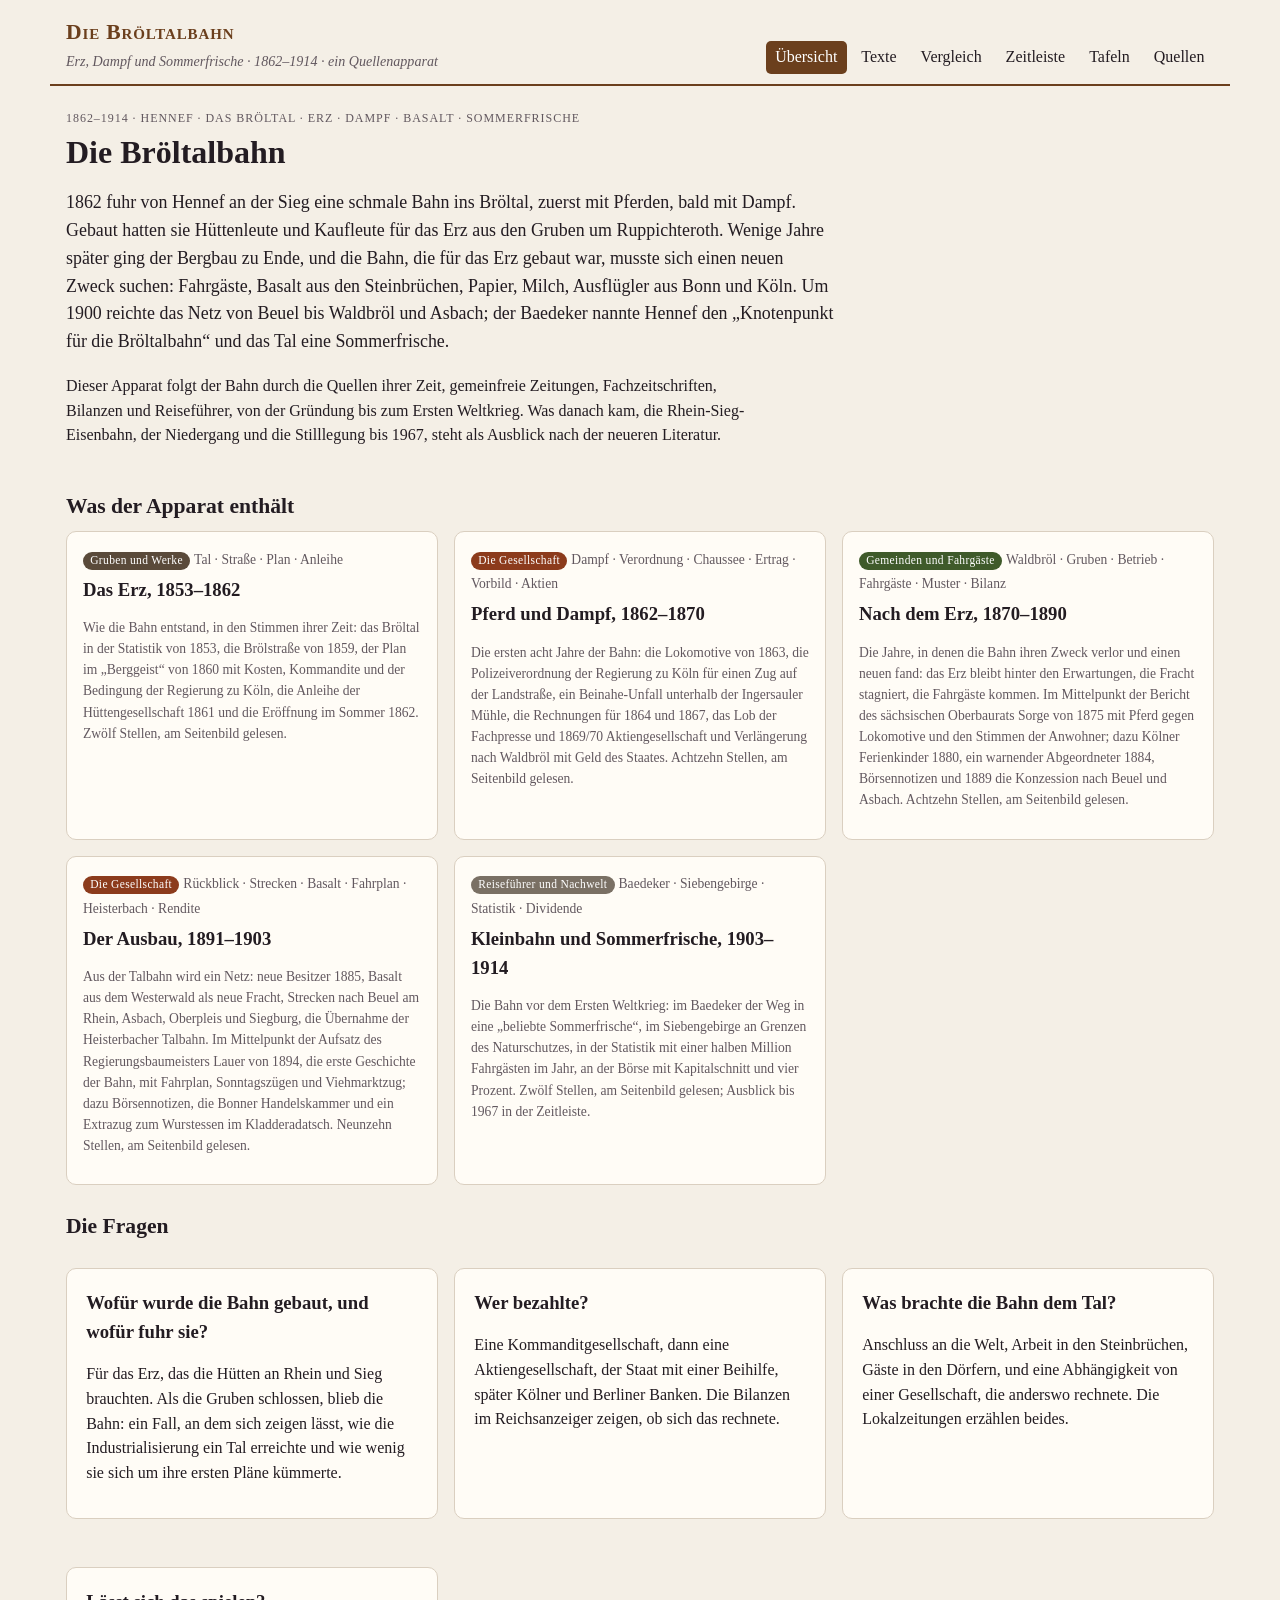
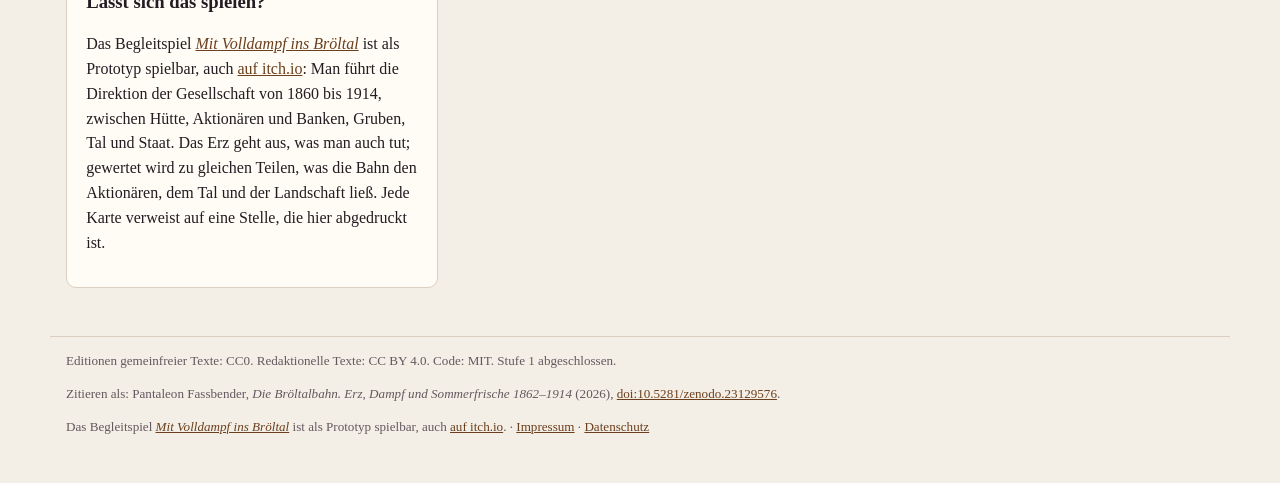
<file: index.html>
<!doctype html>
<html lang="de">
<head>
<meta charset="utf-8">
<meta name="viewport" content="width=device-width, initial-scale=1">
<title>Die Bröltalbahn. Erz, Dampf und Sommerfrische 1862–1914</title>
<meta name="description" content="Ein Quellenapparat zur Bröltalbahn, der Schmalspurbahn von Hennef ins Bröltal: wie eine Bahn für das Erz gebaut wurde, das Erz verlor und einen neuen Zweck fand, 1862–1914, in gemeinfreien Zeitungen, Fachzeitschriften und Reiseführern.">
<meta property="og:type" content="website">
<meta property="og:url" content="https://die-broeltalbahn.netlify.app/">
<meta property="og:title" content="Die Bröltalbahn. Erz, Dampf und Sommerfrische 1862–1914">
<meta property="og:description" content="Gebaut für das Erz, geblieben für das Tal: die Bröltalbahn in ihren Quellen.">
<link rel="stylesheet" href="style.css">
</head>
<body>
<header class="top">
  <a class="brand" href="#/">
    <strong>Die Bröltalbahn</strong>
    <em>Erz, Dampf und Sommerfrische · 1862–1914 · ein Quellenapparat</em>
  </a>
  <nav>
    <a href="#/">Übersicht</a>
    <a href="#/texts">Texte</a>
    <a href="#/compare" id="navCompare" hidden>Vergleich</a>
    <a href="#/timeline">Zeitleiste</a>
    <a href="#/plates" id="navPlates" hidden>Tafeln</a>
    <a href="#/sources">Quellen</a>
  </nav>
</header>
<main id="view" aria-live="polite"></main>
<footer>
  <p>Editionen gemeinfreier Texte: CC0. Redaktionelle Texte: CC BY 4.0. Code: MIT. Stufe 1 abgeschlossen.</p>
  <p>Zitieren als: Pantaleon Fassbender, <em>Die Bröltalbahn. Erz, Dampf und Sommerfrische 1862–1914</em> (2026), <a href="https://doi.org/10.5281/zenodo.23129576">doi:10.5281/zenodo.23129576</a>.</p>
  <p>Das Begleitspiel <a href="https://mit-volldampf-ins-broeltal.netlify.app/"><em>Mit Volldampf ins Bröltal</em></a> ist als Prototyp spielbar, auch <a href="https://leofassb.itch.io/mit-volldampf-ins-broeltal">auf itch.io</a>. · <a href="legal.html#notice">Impressum</a> · <a href="legal.html#privacy">Datenschutz</a></p>
</footer>
<script src="app.js"></script>
</body>
</html>
</file>
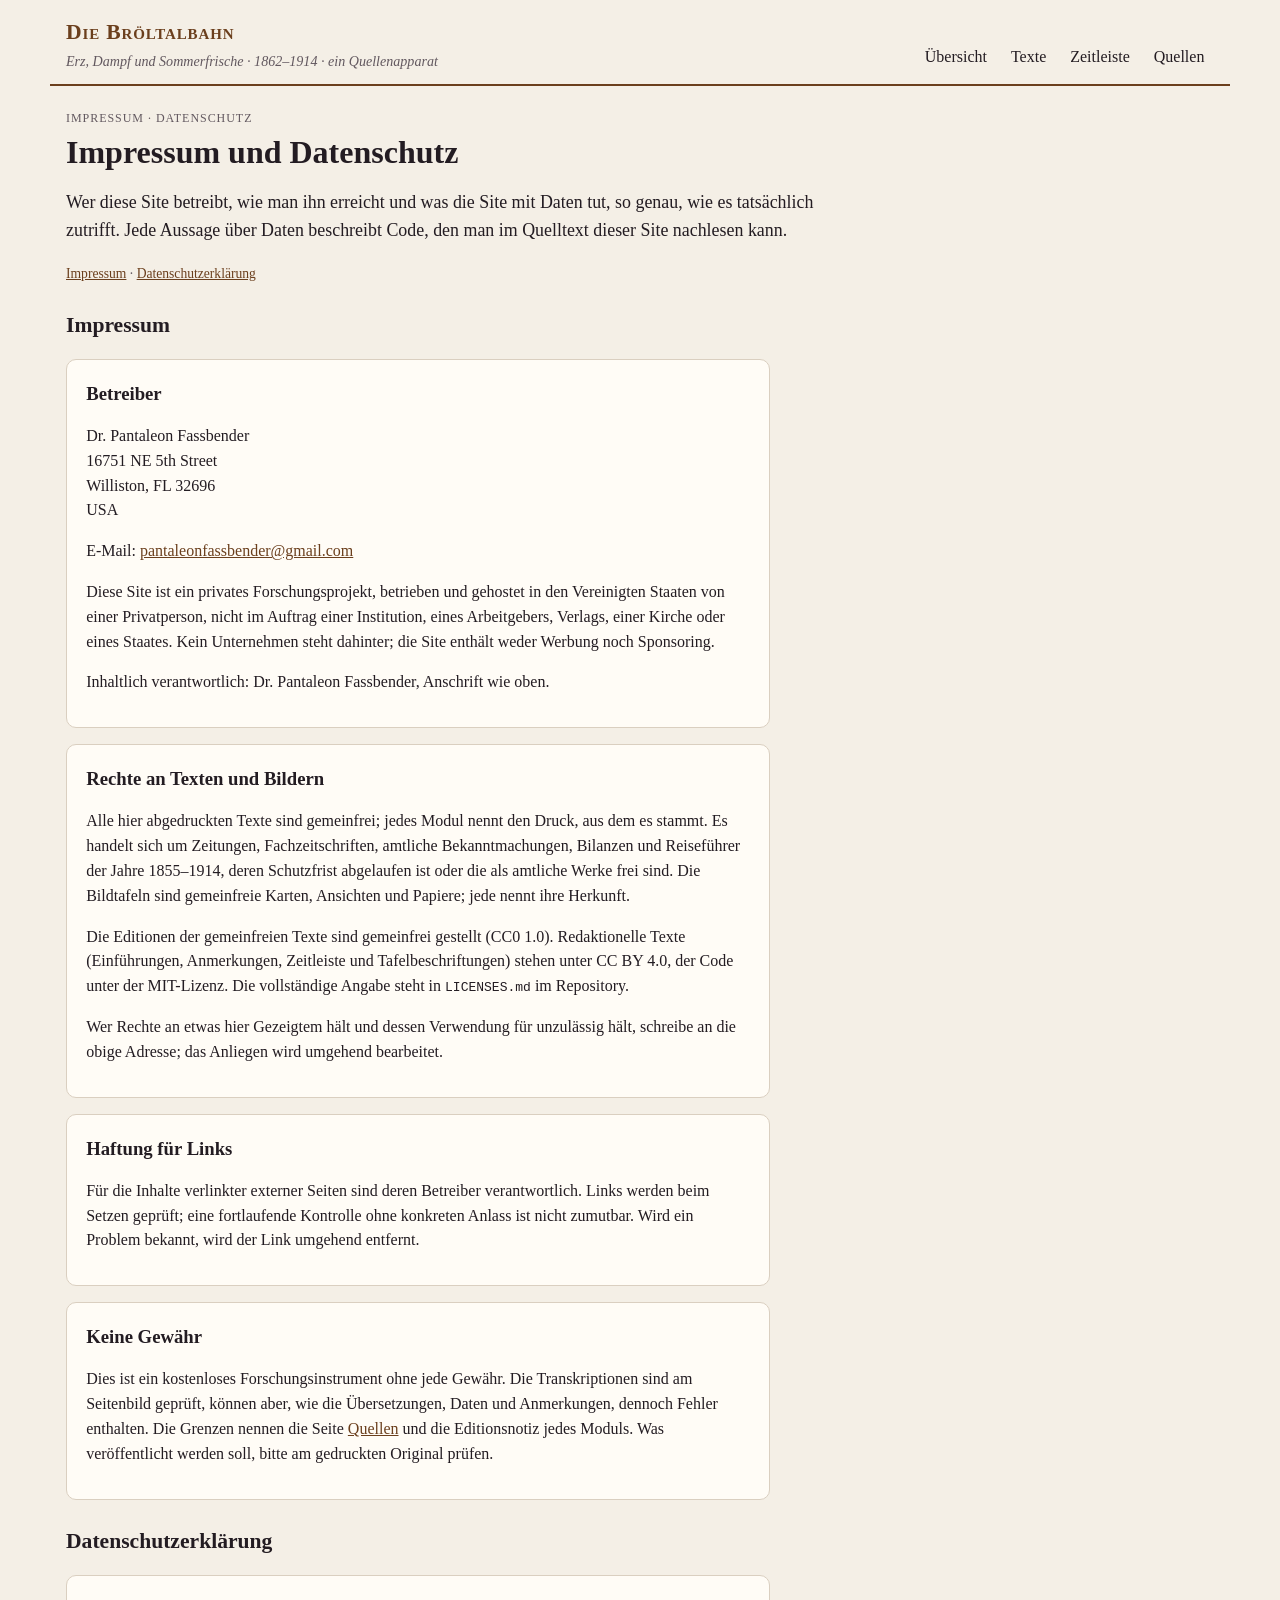
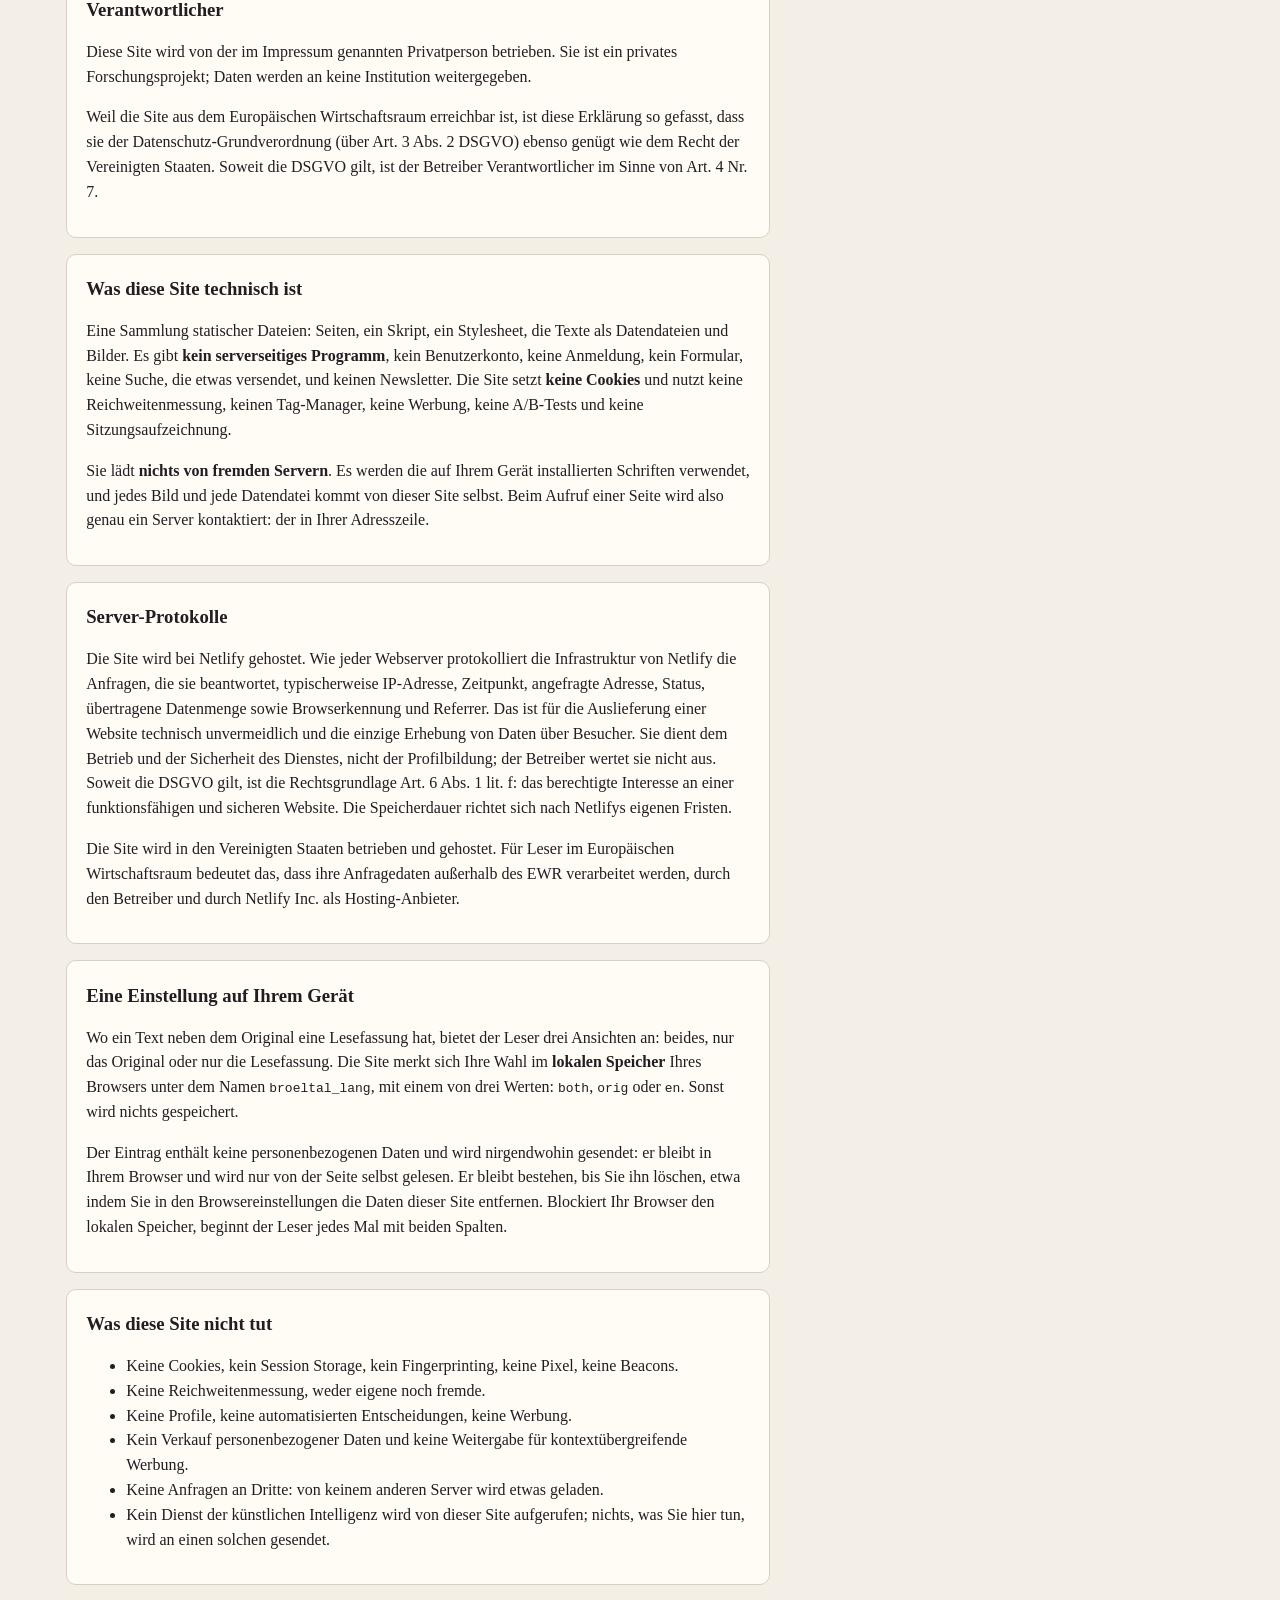
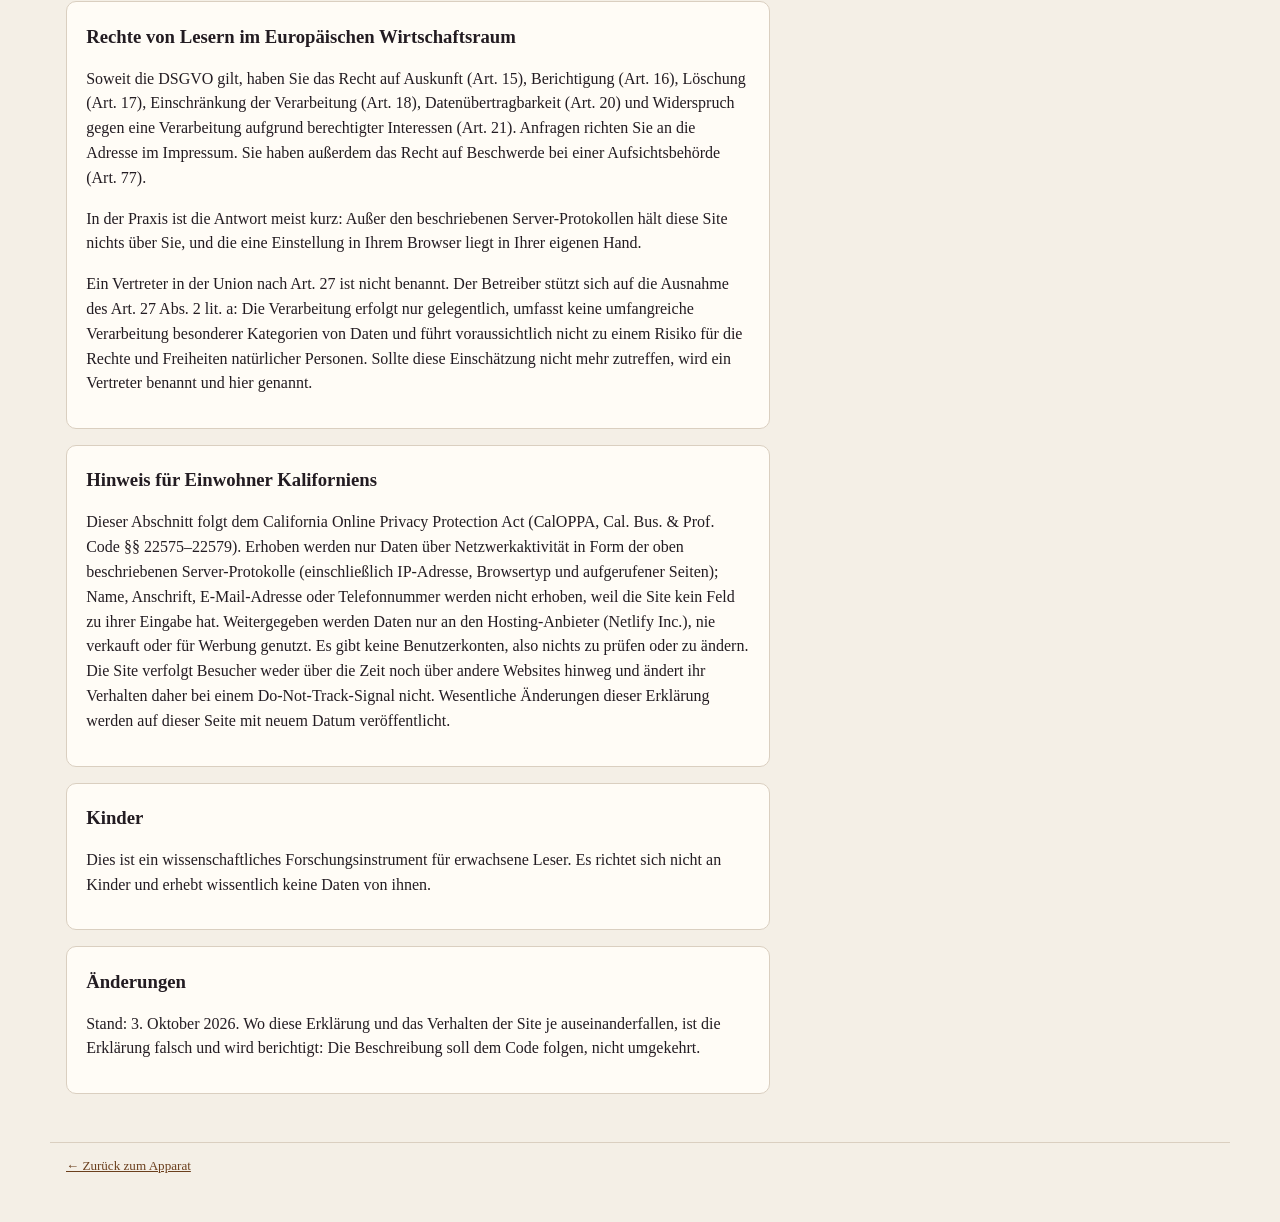
<file: legal.html>
<!doctype html>
<html lang="de">
<head>
<meta charset="utf-8">
<meta name="viewport" content="width=device-width, initial-scale=1">
<title>Impressum und Datenschutz · Die Bröltalbahn</title>
<meta name="description" content="Wer diese Site betreibt, wie man ihn erreicht und was die Site mit Daten tut.">
<link rel="stylesheet" href="style.css">
</head>
<body>
<header class="top">
  <a class="brand" href="index.html#/">
    <strong>Die Bröltalbahn</strong>
    <em>Erz, Dampf und Sommerfrische · 1862–1914 · ein Quellenapparat</em>
  </a>
  <nav>
    <a href="index.html#/">Übersicht</a>
    <a href="index.html#/texts">Texte</a>
    <a href="index.html#/timeline">Zeitleiste</a>
    <a href="index.html#/sources">Quellen</a>
  </nav>
</header>
<main>
  <span class="tag">Impressum · Datenschutz</span>
  <h1>Impressum und Datenschutz</h1>
  <p class="lede">Wer diese Site betreibt, wie man ihn erreicht und was die Site mit Daten tut, so genau, wie es tatsächlich zutrifft. Jede Aussage über Daten beschreibt Code, den man im Quelltext dieser Site nachlesen kann.</p>
  <p class="fine"><a href="#notice">Impressum</a> · <a href="#privacy">Datenschutzerklärung</a></p>

  <h2 id="notice">Impressum</h2>

  <div class="panel readable"><h3>Betreiber</h3>
    <p>Dr. Pantaleon Fassbender<br>16751 NE 5th Street<br>Williston, FL 32696<br>USA</p>
    <p>E-Mail: <a href="mailto:pantaleonfassbender@gmail.com">pantaleonfassbender@gmail.com</a></p>
    <p>Diese Site ist ein privates Forschungsprojekt, betrieben und gehostet in den Vereinigten Staaten von einer Privatperson, nicht im Auftrag einer Institution, eines Arbeitgebers, Verlags, einer Kirche oder eines Staates. Kein Unternehmen steht dahinter; die Site enthält weder Werbung noch Sponsoring.</p>
    <p>Inhaltlich verantwortlich: Dr. Pantaleon Fassbender, Anschrift wie oben.</p>
  </div>

  <div class="panel readable"><h3>Rechte an Texten und Bildern</h3>
    <p>Alle hier abgedruckten Texte sind gemeinfrei; jedes Modul nennt den Druck, aus dem es stammt. Es handelt sich um Zeitungen, Fachzeitschriften, amtliche Bekanntmachungen, Bilanzen und Reiseführer der Jahre 1855–1914, deren Schutzfrist abgelaufen ist oder die als amtliche Werke frei sind. Die Bildtafeln sind gemeinfreie Karten, Ansichten und Papiere; jede nennt ihre Herkunft.</p>
    <p>Die Editionen der gemeinfreien Texte sind gemeinfrei gestellt (CC0 1.0). Redaktionelle Texte (Einführungen, Anmerkungen, Zeitleiste und Tafelbeschriftungen) stehen unter CC BY 4.0, der Code unter der MIT-Lizenz. Die vollständige Angabe steht in <code>LICENSES.md</code> im Repository.</p>
    <p>Wer Rechte an etwas hier Gezeigtem hält und dessen Verwendung für unzulässig hält, schreibe an die obige Adresse; das Anliegen wird umgehend bearbeitet.</p>
  </div>

  <div class="panel readable"><h3>Haftung für Links</h3>
    <p>Für die Inhalte verlinkter externer Seiten sind deren Betreiber verantwortlich. Links werden beim Setzen geprüft; eine fortlaufende Kontrolle ohne konkreten Anlass ist nicht zumutbar. Wird ein Problem bekannt, wird der Link umgehend entfernt.</p>
  </div>

  <div class="panel readable"><h3>Keine Gewähr</h3>
    <p>Dies ist ein kostenloses Forschungsinstrument ohne jede Gewähr. Die Transkriptionen sind am Seitenbild geprüft, können aber, wie die Übersetzungen, Daten und Anmerkungen, dennoch Fehler enthalten. Die Grenzen nennen die Seite <a href="index.html#/sources">Quellen</a> und die Editionsnotiz jedes Moduls. Was veröffentlicht werden soll, bitte am gedruckten Original prüfen.</p>
  </div>

  <h2 id="privacy">Datenschutzerklärung</h2>

  <div class="panel readable"><h3>Verantwortlicher</h3>
    <p>Diese Site wird von der im Impressum genannten Privatperson betrieben. Sie ist ein privates Forschungsprojekt; Daten werden an keine Institution weitergegeben.</p>
    <p>Weil die Site aus dem Europäischen Wirtschaftsraum erreichbar ist, ist diese Erklärung so gefasst, dass sie der Datenschutz-Grundverordnung (über Art. 3 Abs. 2 DSGVO) ebenso genügt wie dem Recht der Vereinigten Staaten. Soweit die DSGVO gilt, ist der Betreiber Verantwortlicher im Sinne von Art. 4 Nr. 7.</p>
  </div>

  <div class="panel readable"><h3>Was diese Site technisch ist</h3>
    <p>Eine Sammlung statischer Dateien: Seiten, ein Skript, ein Stylesheet, die Texte als Datendateien und Bilder. Es gibt <strong>kein serverseitiges Programm</strong>, kein Benutzerkonto, keine Anmeldung, kein Formular, keine Suche, die etwas versendet, und keinen Newsletter. Die Site setzt <strong>keine Cookies</strong> und nutzt keine Reichweitenmessung, keinen Tag-Manager, keine Werbung, keine A/B-Tests und keine Sitzungsaufzeichnung.</p>
    <p>Sie lädt <strong>nichts von fremden Servern</strong>. Es werden die auf Ihrem Gerät installierten Schriften verwendet, und jedes Bild und jede Datendatei kommt von dieser Site selbst. Beim Aufruf einer Seite wird also genau ein Server kontaktiert: der in Ihrer Adresszeile.</p>
  </div>

  <div class="panel readable"><h3>Server-Protokolle</h3>
    <p>Die Site wird bei Netlify gehostet. Wie jeder Webserver protokolliert die Infrastruktur von Netlify die Anfragen, die sie beantwortet, typischerweise IP-Adresse, Zeitpunkt, angefragte Adresse, Status, übertragene Datenmenge sowie Browserkennung und Referrer. Das ist für die Auslieferung einer Website technisch unvermeidlich und die einzige Erhebung von Daten über Besucher. Sie dient dem Betrieb und der Sicherheit des Dienstes, nicht der Profilbildung; der Betreiber wertet sie nicht aus. Soweit die DSGVO gilt, ist die Rechtsgrundlage Art. 6 Abs. 1 lit. f: das berechtigte Interesse an einer funktionsfähigen und sicheren Website. Die Speicherdauer richtet sich nach Netlifys eigenen Fristen.</p>
    <p>Die Site wird in den Vereinigten Staaten betrieben und gehostet. Für Leser im Europäischen Wirtschaftsraum bedeutet das, dass ihre Anfragedaten außerhalb des EWR verarbeitet werden, durch den Betreiber und durch Netlify Inc. als Hosting-Anbieter.</p>
  </div>

  <div class="panel readable"><h3>Eine Einstellung auf Ihrem Gerät</h3>
    <p>Wo ein Text neben dem Original eine Lesefassung hat, bietet der Leser drei Ansichten an: beides, nur das Original oder nur die Lesefassung. Die Site merkt sich Ihre Wahl im <strong>lokalen Speicher</strong> Ihres Browsers unter dem Namen <code>broeltal_lang</code>, mit einem von drei Werten: <code>both</code>, <code>orig</code> oder <code>en</code>. Sonst wird nichts gespeichert.</p>
    <p>Der Eintrag enthält keine personenbezogenen Daten und wird nirgendwohin gesendet: er bleibt in Ihrem Browser und wird nur von der Seite selbst gelesen. Er bleibt bestehen, bis Sie ihn löschen, etwa indem Sie in den Browsereinstellungen die Daten dieser Site entfernen. Blockiert Ihr Browser den lokalen Speicher, beginnt der Leser jedes Mal mit beiden Spalten.</p>
  </div>

  <div class="panel readable"><h3>Was diese Site nicht tut</h3>
    <ul>
      <li>Keine Cookies, kein Session Storage, kein Fingerprinting, keine Pixel, keine Beacons.</li>
      <li>Keine Reichweitenmessung, weder eigene noch fremde.</li>
      <li>Keine Profile, keine automatisierten Entscheidungen, keine Werbung.</li>
      <li>Kein Verkauf personenbezogener Daten und keine Weitergabe für kontextübergreifende Werbung.</li>
      <li>Keine Anfragen an Dritte: von keinem anderen Server wird etwas geladen.</li>
      <li>Kein Dienst der künstlichen Intelligenz wird von dieser Site aufgerufen; nichts, was Sie hier tun, wird an einen solchen gesendet.</li>
    </ul>
  </div>

  <div class="panel readable"><h3>Rechte von Lesern im Europäischen Wirtschaftsraum</h3>
    <p>Soweit die DSGVO gilt, haben Sie das Recht auf Auskunft (Art. 15), Berichtigung (Art. 16), Löschung (Art. 17), Einschränkung der Verarbeitung (Art. 18), Datenübertragbarkeit (Art. 20) und Widerspruch gegen eine Verarbeitung aufgrund berechtigter Interessen (Art. 21). Anfragen richten Sie an die Adresse im Impressum. Sie haben außerdem das Recht auf Beschwerde bei einer Aufsichtsbehörde (Art. 77).</p>
    <p>In der Praxis ist die Antwort meist kurz: Außer den beschriebenen Server-Protokollen hält diese Site nichts über Sie, und die eine Einstellung in Ihrem Browser liegt in Ihrer eigenen Hand.</p>
    <p>Ein Vertreter in der Union nach Art. 27 ist nicht benannt. Der Betreiber stützt sich auf die Ausnahme des Art. 27 Abs. 2 lit. a: Die Verarbeitung erfolgt nur gelegentlich, umfasst keine umfangreiche Verarbeitung besonderer Kategorien von Daten und führt voraussichtlich nicht zu einem Risiko für die Rechte und Freiheiten natürlicher Personen. Sollte diese Einschätzung nicht mehr zutreffen, wird ein Vertreter benannt und hier genannt.</p>
  </div>

  <div class="panel readable"><h3>Hinweis für Einwohner Kaliforniens</h3>
    <p>Dieser Abschnitt folgt dem California Online Privacy Protection Act (CalOPPA, Cal. Bus. &amp; Prof. Code §§ 22575–22579). Erhoben werden nur Daten über Netzwerkaktivität in Form der oben beschriebenen Server-Protokolle (einschließlich IP-Adresse, Browsertyp und aufgerufener Seiten); Name, Anschrift, E-Mail-Adresse oder Telefonnummer werden nicht erhoben, weil die Site kein Feld zu ihrer Eingabe hat. Weitergegeben werden Daten nur an den Hosting-Anbieter (Netlify Inc.), nie verkauft oder für Werbung genutzt. Es gibt keine Benutzerkonten, also nichts zu prüfen oder zu ändern. Die Site verfolgt Besucher weder über die Zeit noch über andere Websites hinweg und ändert ihr Verhalten daher bei einem Do-Not-Track-Signal nicht. Wesentliche Änderungen dieser Erklärung werden auf dieser Seite mit neuem Datum veröffentlicht.</p>
  </div>

  <div class="panel readable"><h3>Kinder</h3>
    <p>Dies ist ein wissenschaftliches Forschungsinstrument für erwachsene Leser. Es richtet sich nicht an Kinder und erhebt wissentlich keine Daten von ihnen.</p>
  </div>

  <div class="panel readable"><h3>Änderungen</h3>
    <p>Stand: 3. Oktober 2026. Wo diese Erklärung und das Verhalten der Site je auseinanderfallen, ist die Erklärung falsch und wird berichtigt: Die Beschreibung soll dem Code folgen, nicht umgekehrt.</p>
  </div>
</main>
<footer>
  <p><a href="index.html#/">← Zurück zum Apparat</a></p>
</footer>
</body>
</html>
</file>
<file: style.css>
:root{
  --paper:#f4efe6; --panel:#fffcf6; --ink:#231c22; --ink2:#62585f; --line:#dacfc0;
  --red:#6b3f1d; --gold:#8a6d2f; --sea:#2f5d62;
  --gesellschaft:#8c3b1c; --gruben:#5a4a3a; --staat:#2f4f7a; --tal:#3f5a2a; --nachwelt:#7a7064;
  --serif:"Iowan Old Style","Palatino Linotype",Palatino,"Book Antiqua",Georgia,serif;
}
*{box-sizing:border-box}
body{margin:0; background:var(--paper); color:var(--ink); font-family:var(--serif); line-height:1.55}
a{color:var(--red)}
.top{display:flex; justify-content:space-between; align-items:flex-end; flex-wrap:wrap; gap:.6rem 1.5rem;
  max-width:1180px; margin:0 auto; padding:1rem 16px .6rem; border-bottom:2px solid var(--red)}
.brand{text-decoration:none; color:inherit}
.brand strong{display:block; font-size:1.35rem; color:var(--red); font-variant:small-caps; letter-spacing:.04em}
.brand em{font-size:.88rem; color:var(--ink2)}
.top nav{display:flex; gap:.3rem; flex-wrap:wrap}
.top nav a{text-decoration:none; color:var(--ink); padding:.25rem .6rem; border-radius:5px}
.top nav a.on{background:var(--red); color:#fff}
main{max-width:1180px; margin:0 auto; padding:1.2rem 16px 2rem}
footer{max-width:1180px; margin:0 auto; padding:0 16px 2rem; font-size:.82rem; color:var(--ink2); border-top:1px solid var(--line)}
h1{font-size:2rem; margin:.2rem 0 .6rem; line-height:1.2}
h2{font-size:1.35rem; margin:1.6rem 0 .5rem}
h3{margin:.2rem 0 .3rem}
.lede{font-size:1.12rem; max-width:48rem}
.fine{font-size:.85rem; color:var(--ink2)}
.tag{font-size:.75rem; letter-spacing:.08em; text-transform:uppercase; color:var(--ink2)}
.panel{background:var(--panel); border:1px solid var(--line); border-radius:10px; padding:1rem 1.2rem; margin:1rem 0}
.readable{max-width:44rem}
.grid{display:grid; gap:1rem}
.g2{grid-template-columns:repeat(auto-fill,minmax(300px,1fr))}
.g4{grid-template-columns:repeat(auto-fill,minmax(210px,1fr))}
.card{background:var(--panel); border:1px solid var(--line); border-radius:10px; padding:.9rem 1rem; text-decoration:none; color:inherit; display:block}
a.card:hover{border-color:var(--red)}
.card.planned{opacity:.72; border-style:dashed}
.side{display:inline-block; font-size:.72rem; padding:0 .45rem; border-radius:99px; color:#fff; letter-spacing:.03em}
.side.gesellschaft{background:var(--gesellschaft)} .side.gruben{background:var(--gruben)} .side.staat{background:var(--staat)}
.side.tal{background:var(--tal)} .side.nachwelt{background:var(--nachwelt)}
.hero{display:grid; grid-template-columns:minmax(0,1.5fr) minmax(0,1fr); gap:1.5rem; align-items:start}
.hero.one{grid-template-columns:1fr}
.hero img{width:100%; border-radius:8px; border:1px solid var(--line)}
figure{margin:0}
figcaption{font-size:.85rem; color:var(--ink2); margin-top:.4rem}
.quote{border-left:3px solid var(--red); padding:.2rem 0 .2rem 1rem; margin:1rem 0; font-style:italic}
/* reader */
.toc{display:flex; flex-wrap:wrap; gap:.4rem; margin:.6rem 0 1rem}
.toc a{border:1px solid var(--line); border-radius:6px; padding:.2rem .6rem; text-decoration:none; color:var(--ink); background:var(--panel); font-size:.9rem}
.toc a.on{border-color:var(--red); background:var(--red); color:#fff}
.langbar{display:flex; gap:.3rem; margin:.4rem 0 1rem}
.langbar button{font:inherit; font-size:.85rem; background:var(--panel); border:1px solid var(--line); border-radius:6px; padding:.2rem .7rem; cursor:pointer}
.langbar button.on{background:var(--ink); color:var(--paper); border-color:var(--ink)}
.unit{display:grid; grid-template-columns:4.6rem minmax(0,1fr); gap:.3rem .8rem; padding:.55rem 0; border-bottom:1px dotted var(--line)}
.unit .num{font-size:.78rem; color:var(--ink2); text-align:right; padding-top:.2rem}
.unit .num a{color:inherit; text-decoration:none}
.unit .pg{display:block; font-size:.7rem; line-height:1.25; margin-top:.3rem; color:var(--ink2); opacity:.85}
.unit.hl{background:#efdfe6}
.unit .cols{display:grid; grid-template-columns:1fr 1fr; gap:1.2rem}
.unit .cols.one{grid-template-columns:1fr}
.unit .orig{color:var(--ink2)}
.unit .orig[lang=grc]{font-family:"Gentium Plus","Gentium Book Plus","Palatino Linotype","GFS Didot","Times New Roman",serif; color:var(--ink); font-size:1.02em; line-height:1.6}
.unit.label .text{font-variant:small-caps; letter-spacing:.03em; font-weight:600; color:var(--red)}
.unit h4{margin:0 0 .3rem; font-size:.95rem; color:var(--red)}
.unit .text,.unit .orig{white-space:pre-line}
.unit .orig[dir=rtl]{font-family:"Traditional Arabic","Sakkal Majalla","Noto Naskh Arabic","Geeza Pro",serif; font-size:1.3em; line-height:1.9; color:var(--ink)}
.unit .translit{margin-top:.5rem; font-size:.88em; font-style:italic; color:var(--ink2)}
.note{grid-column:2; font-size:.84rem; color:var(--ink2); border-left:2px solid var(--gold); padding-left:.6rem}
.hinweis{font-size:.9rem}
/* timeline */
.tl{position:relative; margin:1rem 0 0 .6rem; padding-left:1.4rem; border-left:2px solid var(--line)}
.st{position:relative; margin:0 0 1.2rem; display:grid; grid-template-columns:minmax(0,1fr) 140px; gap:1rem; align-items:start}
.st::before{content:""; position:absolute; left:-1.95rem; top:.35rem; width:12px; height:12px; border-radius:50%; background:var(--c,var(--ink)); border:2px solid var(--paper)}
.st .d{font-size:.82rem; color:var(--ink2)}
.st img{width:140px; border-radius:6px; border:1px solid var(--line)}
.st p{margin:.2rem 0}
.legend{display:flex; flex-wrap:wrap; gap:.4rem}
/* plates */
.plate img{width:100%; border-radius:6px; border:1px solid var(--line); background:#fff}
.lightbox{position:fixed; inset:0; background:rgba(20,16,12,.85); display:flex; align-items:center; justify-content:center; padding:16px; z-index:10}
.lightbox img{max-width:100%; max-height:86vh; border-radius:6px}
.lightbox .cap{color:#f5efe2; max-width:44rem; font-size:.9rem; margin-top:.6rem}
.lightbox figure{text-align:center}
/* compare */
.cmp{display:grid; gap:1rem; margin-top:1rem}
.cmp.n2{grid-template-columns:1fr 1fr}
.cmp.n3{grid-template-columns:repeat(3,minmax(0,1fr))}
.cmp.n4{grid-template-columns:1fr 1fr}
.voice{background:var(--panel); border:1px solid var(--line); border-radius:10px; padding:.8rem 1rem}
.vhead{border-bottom:1px solid var(--line); padding-bottom:.5rem; margin-bottom:.5rem}
.vunit{margin:.7rem 0}
.vunit .text{white-space:pre-line}
@media (max-width:760px){
  .cmp.n2,.cmp.n3,.cmp.n4{grid-template-columns:1fr}
  .hero{grid-template-columns:1fr}
  .unit .cols{grid-template-columns:1fr}
  .st{grid-template-columns:1fr}
  .st img{width:110px}
  h1{font-size:1.6rem}
}
@media (prefers-color-scheme: dark){
  :root:not([data-theme="light"]){--paper:#1c171b; --panel:#262026; --ink:#ece4ea; --ink2:#b3a8b0; --line:#43383f; --red:#d9a77c}
  :root:not([data-theme="light"]) .unit.hl{background:#3a2a35}
  :root:not([data-theme="light"]) .top nav a.on, :root:not([data-theme="light"]) .toc a.on{color:#1c171b}
}
</file>
